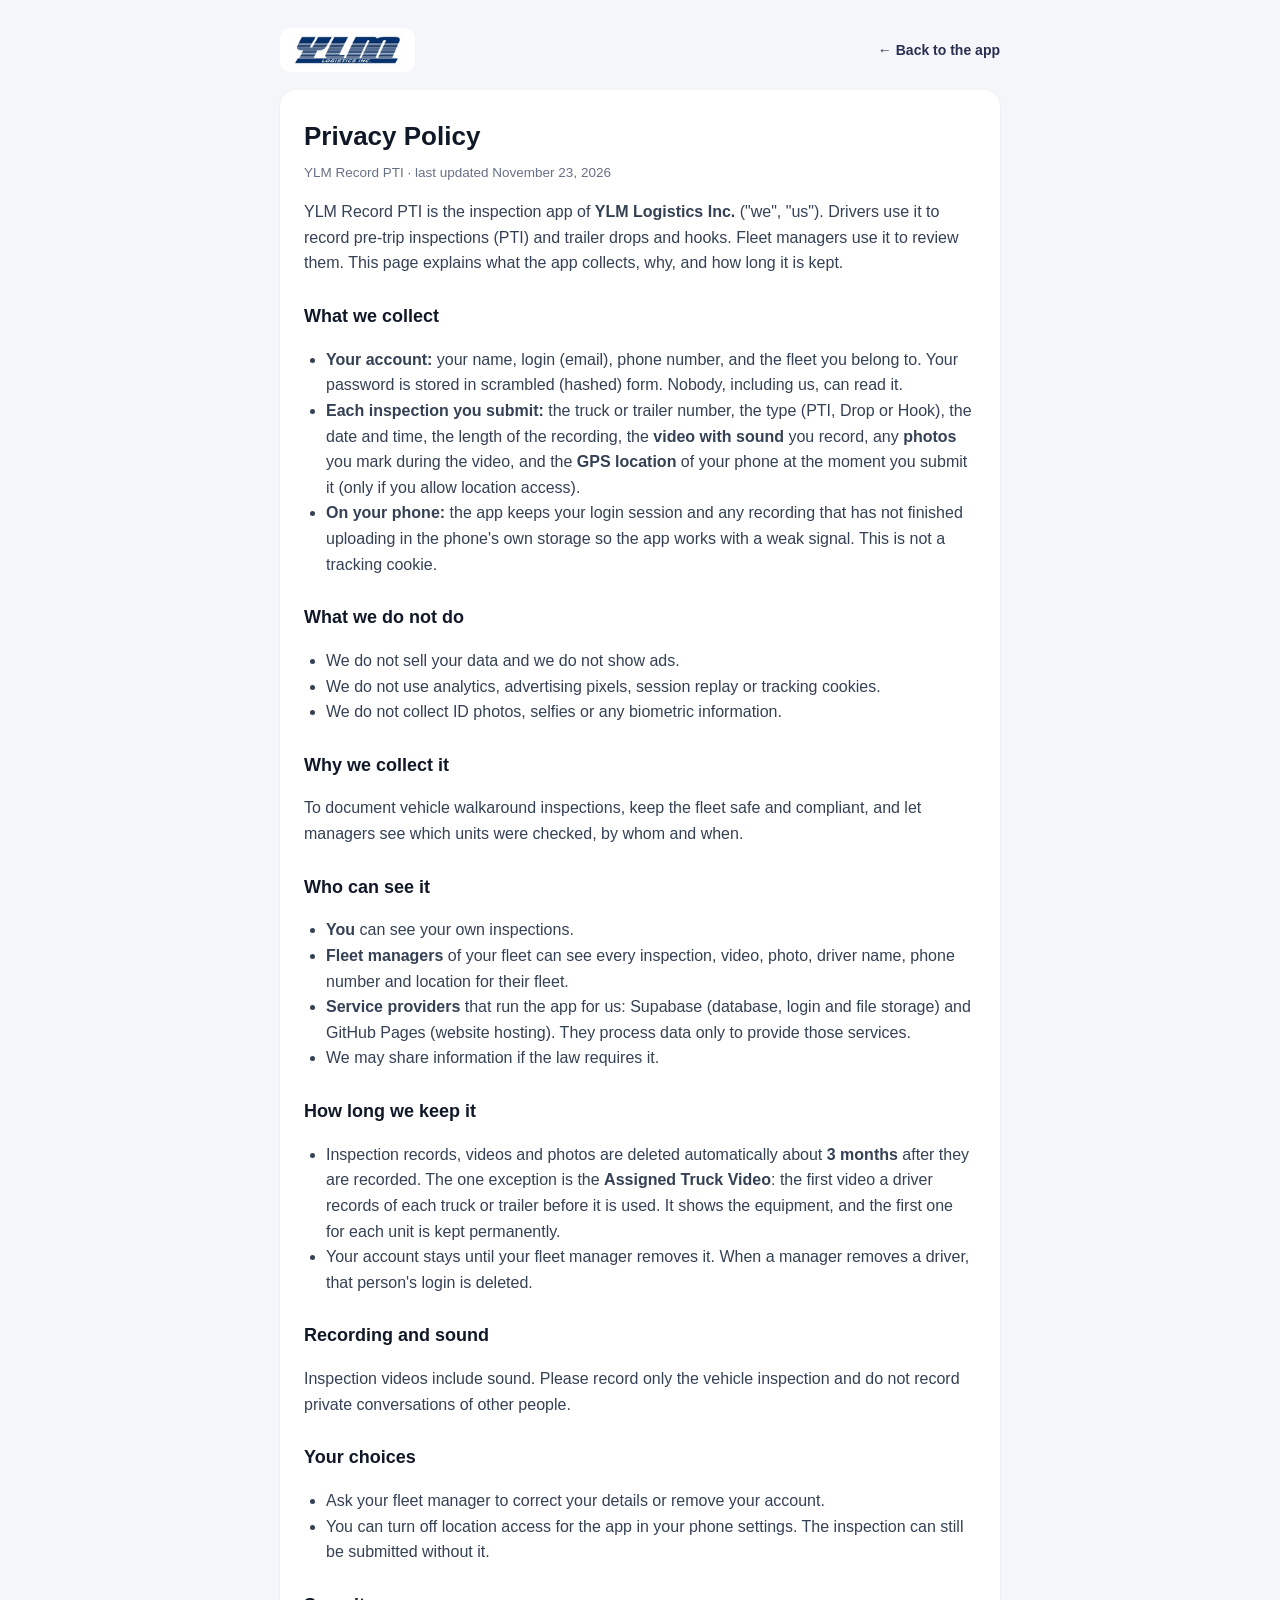
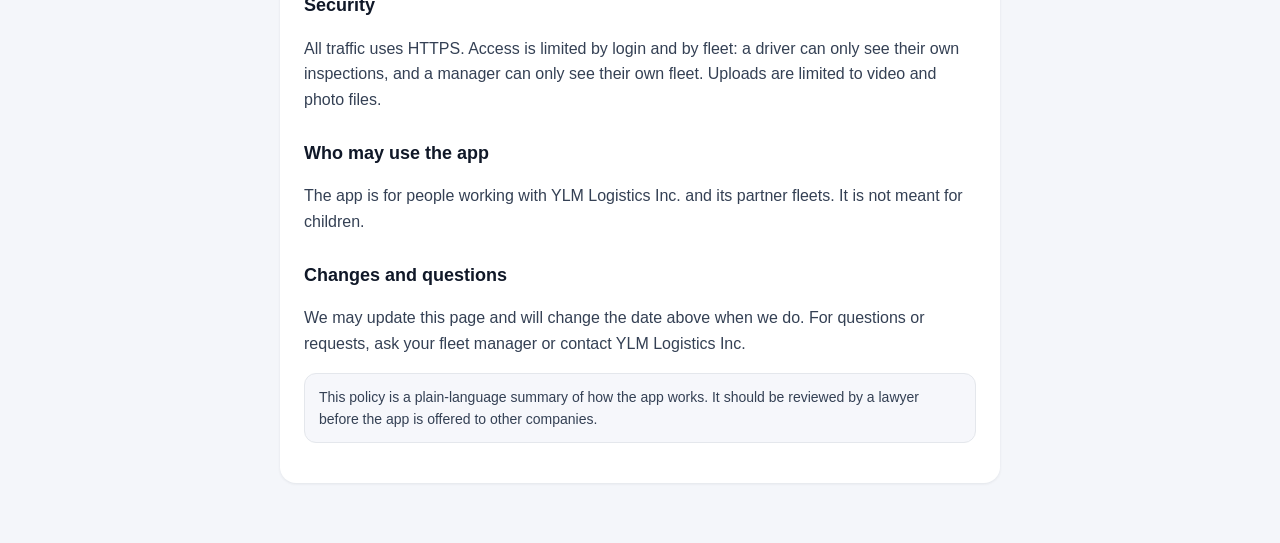
<file: privacy.html>
<!DOCTYPE html>
<html lang="en">
<head>
<meta charset="UTF-8" />
<meta name="viewport" content="width=device-width, initial-scale=1" />
<meta http-equiv="Content-Security-Policy" content="default-src 'self'; img-src 'self' data:; style-src 'self'; base-uri 'self'; form-action 'none'; object-src 'none'" />
<title>Privacy Policy | YLM Record PTI</title>
<link rel="stylesheet" href="css/legal.css" />
</head>
<body>
<div class="wrap">
  <div class="top"><img src="assets/logo.png" alt="YLM Logistics Inc." /><a class="back" href="index.html">&larr; Back to the app</a></div>
  <div class="card">
    <h1>Privacy Policy</h1>
    <p class="updated">YLM Record PTI &middot; last updated November 23, 2026</p>
    <p>YLM Record PTI is the inspection app of <strong>YLM Logistics Inc.</strong> ("we", "us"). Drivers use it to record pre-trip inspections (PTI) and trailer drops and hooks. Fleet managers use it to review them. This page explains what the app collects, why, and how long it is kept.</p>

    <h2>What we collect</h2>
    <ul>
      <li><strong>Your account:</strong> your name, login (email), phone number, and the fleet you belong to. Your password is stored in scrambled (hashed) form. Nobody, including us, can read it.</li>
      <li><strong>Each inspection you submit:</strong> the truck or trailer number, the type (PTI, Drop or Hook), the date and time, the length of the recording, the <strong>video with sound</strong> you record, any <strong>photos</strong> you mark during the video, and the <strong>GPS location</strong> of your phone at the moment you submit it (only if you allow location access).</li>
      <li><strong>On your phone:</strong> the app keeps your login session and any recording that has not finished uploading in the phone's own storage so the app works with a weak signal. This is not a tracking cookie.</li>
    </ul>

    <h2>What we do not do</h2>
    <ul>
      <li>We do not sell your data and we do not show ads.</li>
      <li>We do not use analytics, advertising pixels, session replay or tracking cookies.</li>
      <li>We do not collect ID photos, selfies or any biometric information.</li>
    </ul>

    <h2>Why we collect it</h2>
    <p>To document vehicle walkaround inspections, keep the fleet safe and compliant, and let managers see which units were checked, by whom and when.</p>

    <h2>Who can see it</h2>
    <ul>
      <li><strong>You</strong> can see your own inspections.</li>
      <li><strong>Fleet managers</strong> of your fleet can see every inspection, video, photo, driver name, phone number and location for their fleet.</li>
      <li><strong>Service providers</strong> that run the app for us: Supabase (database, login and file storage) and GitHub Pages (website hosting). They process data only to provide those services.</li>
      <li>We may share information if the law requires it.</li>
    </ul>

    <h2>How long we keep it</h2>
    <ul>
      <li>Inspection records, videos and photos are deleted automatically about <strong>3 months</strong> after they are recorded. The one exception is the <strong>Assigned Truck Video</strong>: the first video a driver records of each truck or trailer before it is used. It shows the equipment, and the first one for each unit is kept permanently.</li>
      <li>Your account stays until your fleet manager removes it. When a manager removes a driver, that person's login is deleted.</li>
    </ul>

    <h2>Recording and sound</h2>
    <p>Inspection videos include sound. Please record only the vehicle inspection and do not record private conversations of other people.</p>

    <h2>Your choices</h2>
    <ul>
      <li>Ask your fleet manager to correct your details or remove your account.</li>
      <li>You can turn off location access for the app in your phone settings. The inspection can still be submitted without it.</li>
    </ul>

    <h2>Security</h2>
    <p>All traffic uses HTTPS. Access is limited by login and by fleet: a driver can only see their own inspections, and a manager can only see their own fleet. Uploads are limited to video and photo files.</p>

    <h2>Who may use the app</h2>
    <p>The app is for people working with YLM Logistics Inc. and its partner fleets. It is not meant for children.</p>

    <h2>Changes and questions</h2>
    <p>We may update this page and will change the date above when we do. For questions or requests, ask your fleet manager or contact YLM Logistics Inc.</p>

    <p class="note">This policy is a plain-language summary of how the app works. It should be reviewed by a lawyer before the app is offered to other companies.</p>
  </div>
</div>
</body>
</html>
</file>
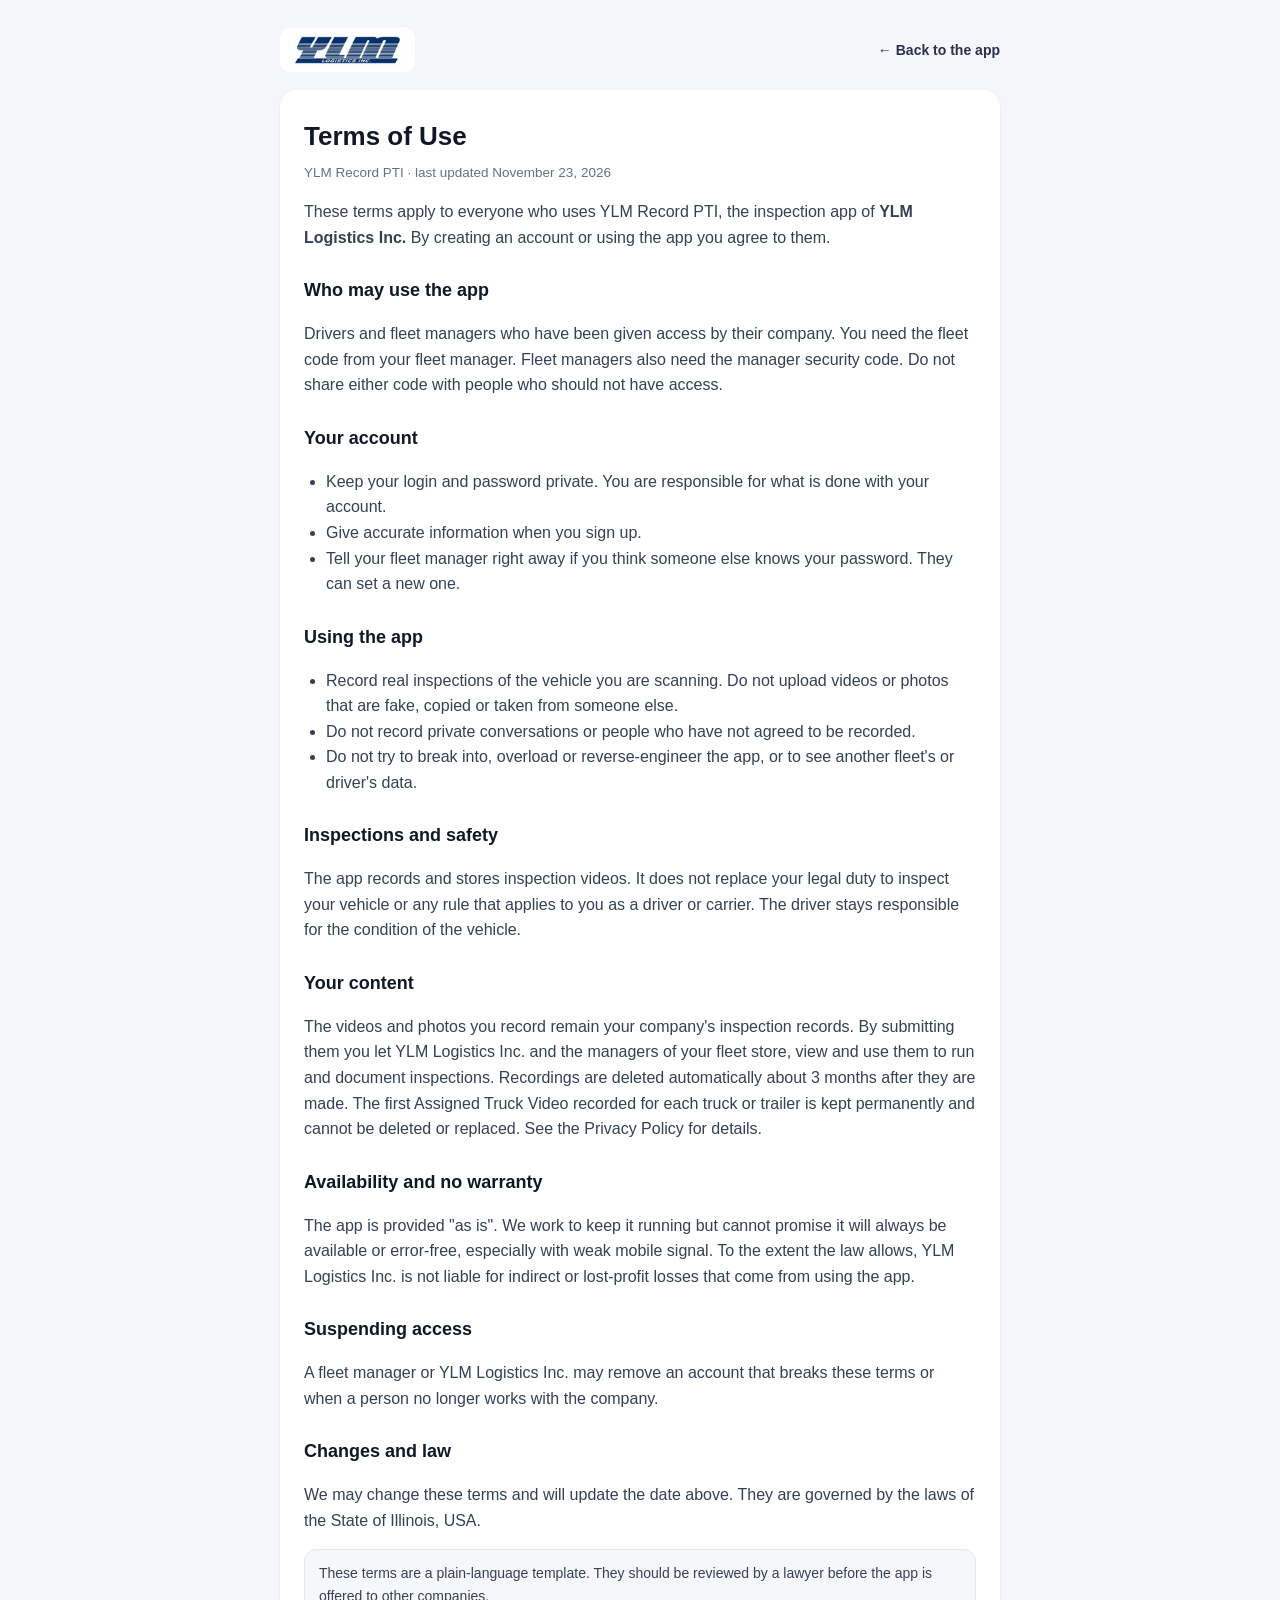
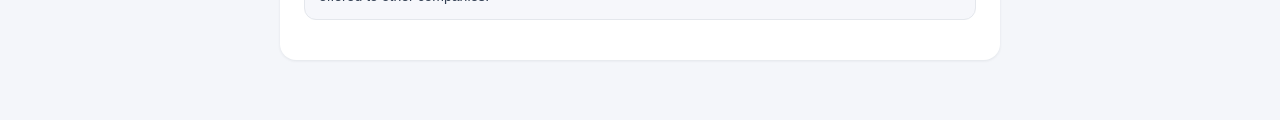
<file: terms.html>
<!DOCTYPE html>
<html lang="en">
<head>
<meta charset="UTF-8" />
<meta name="viewport" content="width=device-width, initial-scale=1" />
<meta http-equiv="Content-Security-Policy" content="default-src 'self'; img-src 'self' data:; style-src 'self'; base-uri 'self'; form-action 'none'; object-src 'none'" />
<title>Terms of Use | YLM Record PTI</title>
<link rel="stylesheet" href="css/legal.css" />
</head>
<body>
<div class="wrap">
  <div class="top"><img src="assets/logo.png" alt="YLM Logistics Inc." /><a class="back" href="index.html">&larr; Back to the app</a></div>
  <div class="card">
    <h1>Terms of Use</h1>
    <p class="updated">YLM Record PTI &middot; last updated November 23, 2026</p>
    <p>These terms apply to everyone who uses YLM Record PTI, the inspection app of <strong>YLM Logistics Inc.</strong> By creating an account or using the app you agree to them.</p>

    <h2>Who may use the app</h2>
    <p>Drivers and fleet managers who have been given access by their company. You need the fleet code from your fleet manager. Fleet managers also need the manager security code. Do not share either code with people who should not have access.</p>

    <h2>Your account</h2>
    <ul>
      <li>Keep your login and password private. You are responsible for what is done with your account.</li>
      <li>Give accurate information when you sign up.</li>
      <li>Tell your fleet manager right away if you think someone else knows your password. They can set a new one.</li>
    </ul>

    <h2>Using the app</h2>
    <ul>
      <li>Record real inspections of the vehicle you are scanning. Do not upload videos or photos that are fake, copied or taken from someone else.</li>
      <li>Do not record private conversations or people who have not agreed to be recorded.</li>
      <li>Do not try to break into, overload or reverse-engineer the app, or to see another fleet's or driver's data.</li>
    </ul>

    <h2>Inspections and safety</h2>
    <p>The app records and stores inspection videos. It does not replace your legal duty to inspect your vehicle or any rule that applies to you as a driver or carrier. The driver stays responsible for the condition of the vehicle.</p>

    <h2>Your content</h2>
    <p>The videos and photos you record remain your company's inspection records. By submitting them you let YLM Logistics Inc. and the managers of your fleet store, view and use them to run and document inspections. Recordings are deleted automatically about 3 months after they are made. The first Assigned Truck Video recorded for each truck or trailer is kept permanently and cannot be deleted or replaced. See the Privacy Policy for details.</p>

    <h2>Availability and no warranty</h2>
    <p>The app is provided "as is". We work to keep it running but cannot promise it will always be available or error-free, especially with weak mobile signal. To the extent the law allows, YLM Logistics Inc. is not liable for indirect or lost-profit losses that come from using the app.</p>

    <h2>Suspending access</h2>
    <p>A fleet manager or YLM Logistics Inc. may remove an account that breaks these terms or when a person no longer works with the company.</p>

    <h2>Changes and law</h2>
    <p>We may change these terms and will update the date above. They are governed by the laws of the State of Illinois, USA.</p>

    <p class="note">These terms are a plain-language template. They should be reviewed by a lawyer before the app is offered to other companies.</p>
  </div>
</div>
</body>
</html>
</file>
<file: css/legal.css>
:root { --ink: #101828; --mute: #667085; --line: #e4e7ec; --accent: #2a2f50; }
* { box-sizing: border-box; }
body { margin: 0; background: #f4f6fa; color: var(--ink); font: 16px/1.6 -apple-system, BlinkMacSystemFont, "Segoe UI", Roboto, Helvetica, Arial, sans-serif; }
.wrap { max-width: 760px; margin: 0 auto; padding: 28px 20px 60px; }
.top { display: flex; align-items: center; gap: 14px; margin-bottom: 18px; }
.top img { height: 44px; width: auto; background: #fff; border-radius: 10px; padding: 4px 8px; }
.back { margin-left: auto; font-weight: 700; color: var(--accent); text-decoration: none; font-size: 14px; }
.card { background: #fff; border-radius: 16px; padding: 26px 24px; box-shadow: 0 1px 3px rgba(16,24,40,.08); }
h1 { margin: 0 0 4px; font-size: 26px; }
h2 { margin: 26px 0 6px; font-size: 18px; }
p, li { color: #344054; }
ul { padding-left: 22px; }
.updated { color: var(--mute); font-size: 13.5px; margin: 0 0 14px; }
a { color: var(--accent); }
.note { background: #f6f7fb; border: 1px solid var(--line); border-radius: 12px; padding: 12px 14px; font-size: 14px; }
</file>
